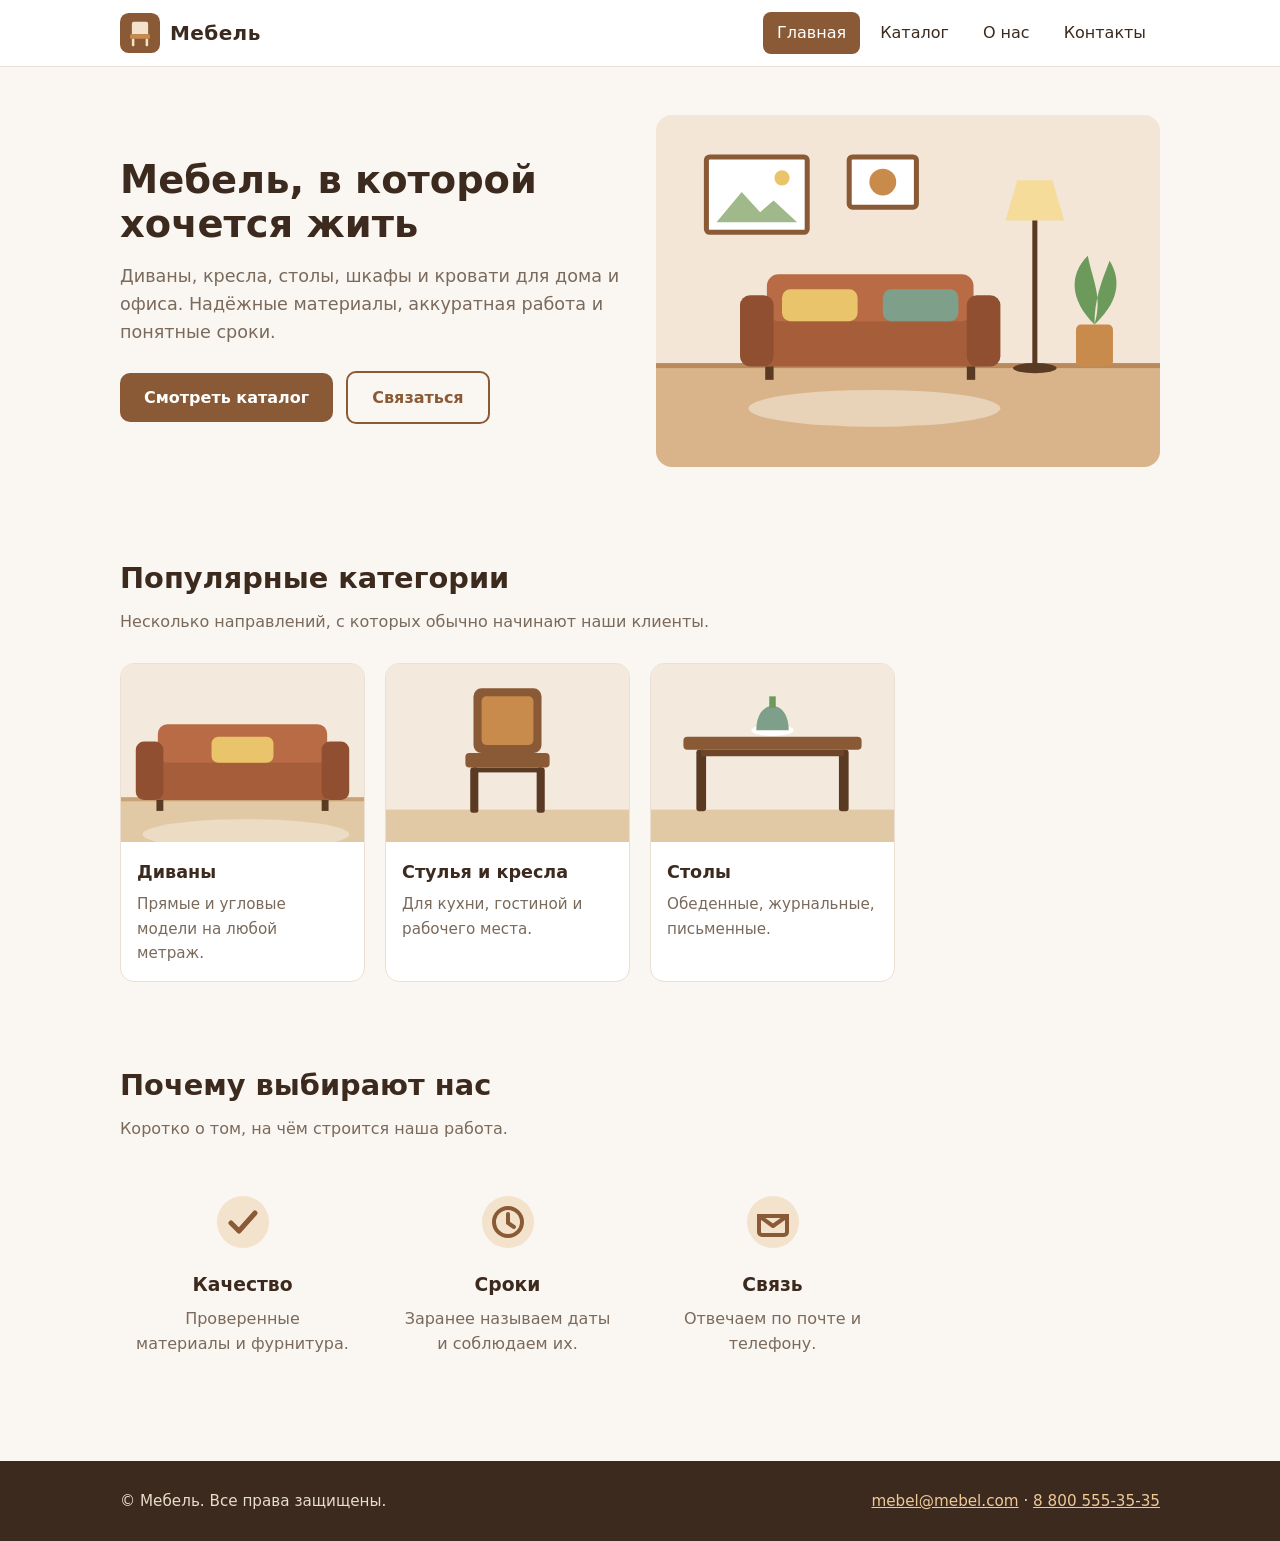
<file: index.html>
<!DOCTYPE html>
<html lang="ru">
<head>
<meta charset="utf-8">
<meta name="viewport" content="width=device-width, initial-scale=1">
<title>Мебель — удобная мебель для дома и офиса</title>
<meta name="description" content="Мебель для дома и офиса: диваны, кресла, столы, шкафы, кровати. Связь: mebel@mebel.com, 8 800 555-35-35.">
<link rel="icon" type="image/svg+xml" href="logo.svg">
<link rel="stylesheet" href="style.css">
</head>
<body>
<header>
  <div class="wrap bar">
    <a class="brand" href="index.html"><img src="logo.svg" alt="" width="40" height="40">Мебель</a>
    <nav>
      <a class="active" href="index.html">Главная</a>
      <a href="catalog.html">Каталог</a>
      <a href="about.html">О нас</a>
      <a href="contacts.html">Контакты</a>
    </nav>
  </div>
</header>

<main>
  <div class="hero">
    <div class="wrap">
      <div>
        <h1>Мебель, в которой хочется жить</h1>
        <p>Диваны, кресла, столы, шкафы и кровати для дома и офиса. Надёжные материалы, аккуратная работа и понятные сроки.</p>
        <a class="btn" href="catalog.html">Смотреть каталог</a>
        <a class="btn ghost" href="contacts.html">Связаться</a>
      </div>
      <img src="hero.svg" alt="Уютная гостиная с диваном и торшером" width="600" height="420">
    </div>
  </div>

  <section>
    <div class="wrap">
      <h2>Популярные категории</h2>
      <p class="lead">Несколько направлений, с которых обычно начинают наши клиенты.</p>
      <div class="grid">
        <div class="card"><img src="sofa.svg" alt="Диван" width="300" height="220" loading="lazy"><div><h3>Диваны</h3><p>Прямые и угловые модели на любой метраж.</p></div></div>
        <div class="card"><img src="chair.svg" alt="Стул" width="300" height="220" loading="lazy"><div><h3>Стулья и кресла</h3><p>Для кухни, гостиной и рабочего места.</p></div></div>
        <div class="card"><img src="table.svg" alt="Стол" width="300" height="220" loading="lazy"><div><h3>Столы</h3><p>Обеденные, журнальные, письменные.</p></div></div>
      </div>
    </div>
  </section>

  <section>
    <div class="wrap">
      <h2>Почему выбирают нас</h2>
      <p class="lead">Коротко о том, на чём строится наша работа.</p>
      <div class="grid features-3">
        <div class="feature">
          <svg viewBox="0 0 56 56" aria-hidden="true"><circle cx="28" cy="28" r="26" fill="#f3e2cc"/><path d="M16 29l8 8 16-18" fill="none" stroke="#8a5a36" stroke-width="5" stroke-linecap="round" stroke-linejoin="round"/></svg>
          <h3>Качество</h3><p>Проверенные материалы и фурнитура.</p>
        </div>
        <div class="feature">
          <svg viewBox="0 0 56 56" aria-hidden="true"><circle cx="28" cy="28" r="26" fill="#f3e2cc"/><circle cx="28" cy="28" r="14" fill="none" stroke="#8a5a36" stroke-width="4"/><path d="M28 20v9l6 4" fill="none" stroke="#8a5a36" stroke-width="4" stroke-linecap="round"/></svg>
          <h3>Сроки</h3><p>Заранее называем даты и соблюдаем их.</p>
        </div>
        <div class="feature">
          <svg viewBox="0 0 56 56" aria-hidden="true"><circle cx="28" cy="28" r="26" fill="#f3e2cc"/><path d="M14 22h28v16a3 3 0 0 1-3 3H17a3 3 0 0 1-3-3z" fill="none" stroke="#8a5a36" stroke-width="4"/><path d="M14 22l14 10 14-10" fill="none" stroke="#8a5a36" stroke-width="4" stroke-linejoin="round"/></svg>
          <h3>Связь</h3><p>Отвечаем по почте и телефону.</p>
        </div>
      </div>
    </div>
  </section>
</main>

<footer>
  <div class="wrap">
    <div>© Мебель. Все права защищены.</div>
    <div><a href="mailto:mebel@mebel.com">mebel@mebel.com</a> · <a href="tel:88005553535">8 800 555-35-35</a></div>
  </div>
</footer>
</body>
</html>
</file>
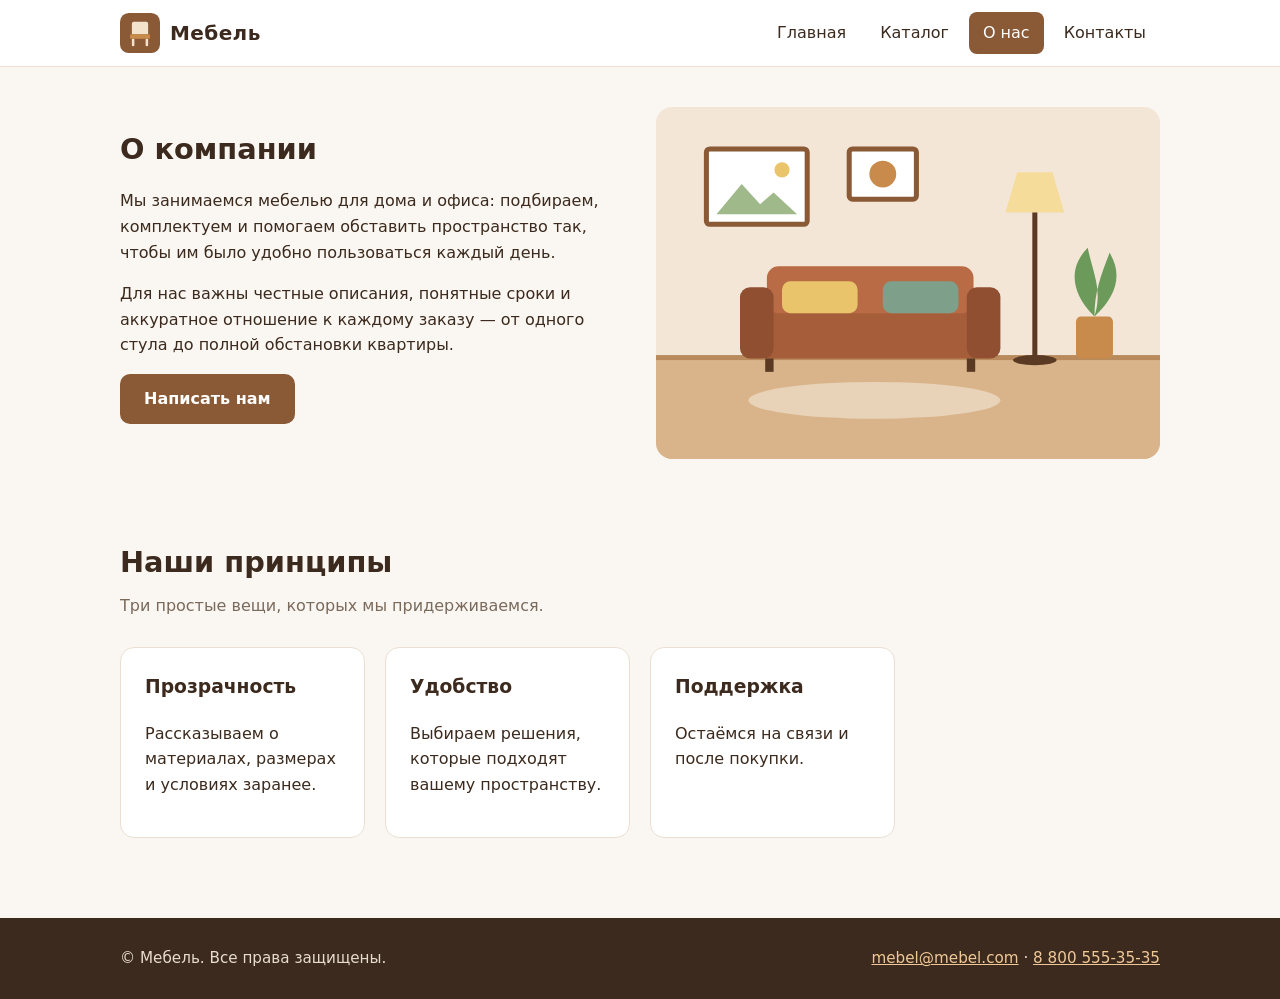
<file: about.html>
<!DOCTYPE html>
<html lang="ru">
<head>
<meta charset="utf-8">
<meta name="viewport" content="width=device-width, initial-scale=1">
<title>О нас — Мебель</title>
<meta name="description" content="О компании Мебель: как мы работаем и что для нас важно.">
<link rel="icon" type="image/svg+xml" href="logo.svg">
<link rel="stylesheet" href="style.css">
</head>
<body>
<header>
  <div class="wrap bar">
    <a class="brand" href="index.html"><img src="logo.svg" alt="" width="40" height="40">Мебель</a>
    <nav>
      <a href="index.html">Главная</a>
      <a href="catalog.html">Каталог</a>
      <a class="active" href="about.html">О нас</a>
      <a href="contacts.html">Контакты</a>
    </nav>
  </div>
</header>

<main>
  <section>
    <div class="wrap two">
      <div>
        <h2>О компании</h2>
        <p>Мы занимаемся мебелью для дома и офиса: подбираем, комплектуем и помогаем обставить пространство так, чтобы им было удобно пользоваться каждый день.</p>
        <p>Для нас важны честные описания, понятные сроки и аккуратное отношение к каждому заказу — от одного стула до полной обстановки квартиры.</p>
        <p><a class="btn" href="contacts.html">Написать нам</a></p>
      </div>
      <img src="hero.svg" alt="Интерьер с диваном" width="600" height="420" style="border-radius:16px">
    </div>
  </section>

  <section>
    <div class="wrap">
      <h2>Наши принципы</h2>
      <p class="lead">Три простые вещи, которых мы придерживаемся.</p>
      <div class="grid features-3">
        <div class="box"><h3>Прозрачность</h3><p>Рассказываем о материалах, размерах и условиях заранее.</p></div>
        <div class="box"><h3>Удобство</h3><p>Выбираем решения, которые подходят вашему пространству.</p></div>
        <div class="box"><h3>Поддержка</h3><p>Остаёмся на связи и после покупки.</p></div>
      </div>
    </div>
  </section>
</main>

<footer>
  <div class="wrap">
    <div>© Мебель. Все права защищены.</div>
    <div><a href="mailto:mebel@mebel.com">mebel@mebel.com</a> · <a href="tel:88005553535">8 800 555-35-35</a></div>
  </div>
</footer>
</body>
</html>
</file>
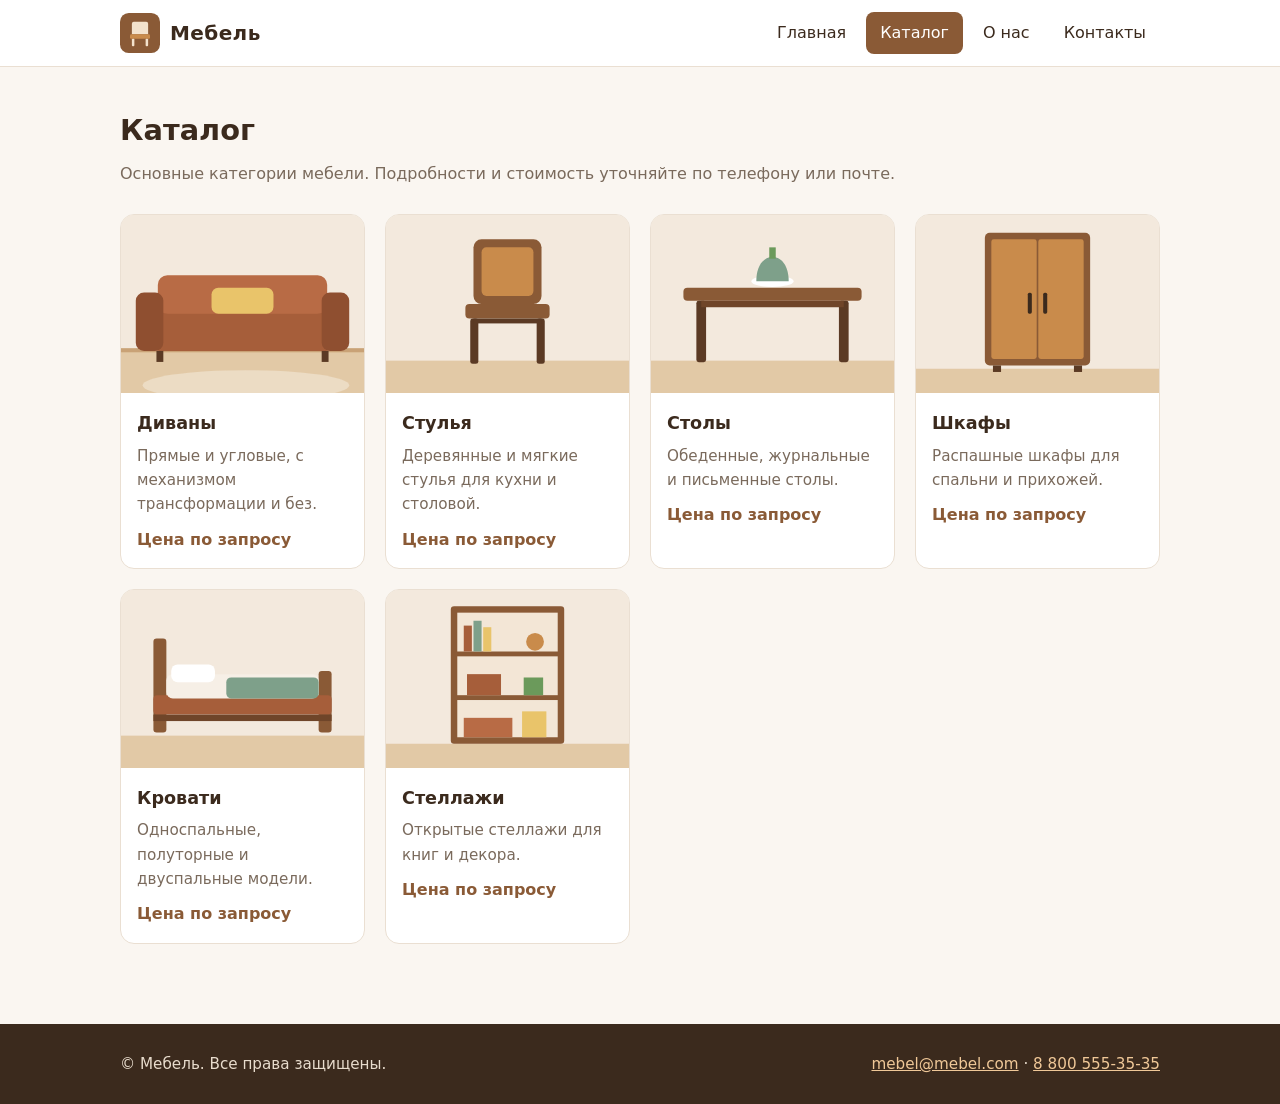
<file: catalog.html>
<!DOCTYPE html>
<html lang="ru">
<head>
<meta charset="utf-8">
<meta name="viewport" content="width=device-width, initial-scale=1">
<title>Каталог — Мебель</title>
<meta name="description" content="Каталог мебели: диваны, стулья, столы, шкафы, кровати, стеллажи.">
<link rel="icon" type="image/svg+xml" href="logo.svg">
<link rel="stylesheet" href="style.css">
</head>
<body>
<header>
  <div class="wrap bar">
    <a class="brand" href="index.html"><img src="logo.svg" alt="" width="40" height="40">Мебель</a>
    <nav>
      <a href="index.html">Главная</a>
      <a class="active" href="catalog.html">Каталог</a>
      <a href="about.html">О нас</a>
      <a href="contacts.html">Контакты</a>
    </nav>
  </div>
</header>

<main>
  <div class="wrap page-title">
    <h2>Каталог</h2>
    <p class="lead">Основные категории мебели. Подробности и стоимость уточняйте по телефону или почте.</p>
  </div>
  <section style="padding-top:0">
    <div class="wrap">
      <div class="grid">
        <div class="card"><img src="sofa.svg" alt="Диван" width="300" height="220" loading="lazy"><div><h3>Диваны</h3><p>Прямые и угловые, с механизмом трансформации и без.</p><span class="price">Цена по запросу</span></div></div>
        <div class="card"><img src="chair.svg" alt="Стул" width="300" height="220" loading="lazy"><div><h3>Стулья</h3><p>Деревянные и мягкие стулья для кухни и столовой.</p><span class="price">Цена по запросу</span></div></div>
        <div class="card"><img src="table.svg" alt="Стол" width="300" height="220" loading="lazy"><div><h3>Столы</h3><p>Обеденные, журнальные и письменные столы.</p><span class="price">Цена по запросу</span></div></div>
        <div class="card"><img src="wardrobe.svg" alt="Шкаф" width="300" height="220" loading="lazy"><div><h3>Шкафы</h3><p>Распашные шкафы для спальни и прихожей.</p><span class="price">Цена по запросу</span></div></div>
        <div class="card"><img src="bed.svg" alt="Кровать" width="300" height="220" loading="lazy"><div><h3>Кровати</h3><p>Односпальные, полуторные и двуспальные модели.</p><span class="price">Цена по запросу</span></div></div>
        <div class="card"><img src="shelf.svg" alt="Стеллаж" width="300" height="220" loading="lazy"><div><h3>Стеллажи</h3><p>Открытые стеллажи для книг и декора.</p><span class="price">Цена по запросу</span></div></div>
      </div>
    </div>
  </section>
</main>

<footer>
  <div class="wrap">
    <div>© Мебель. Все права защищены.</div>
    <div><a href="mailto:mebel@mebel.com">mebel@mebel.com</a> · <a href="tel:88005553535">8 800 555-35-35</a></div>
  </div>
</footer>
</body>
</html>
</file>
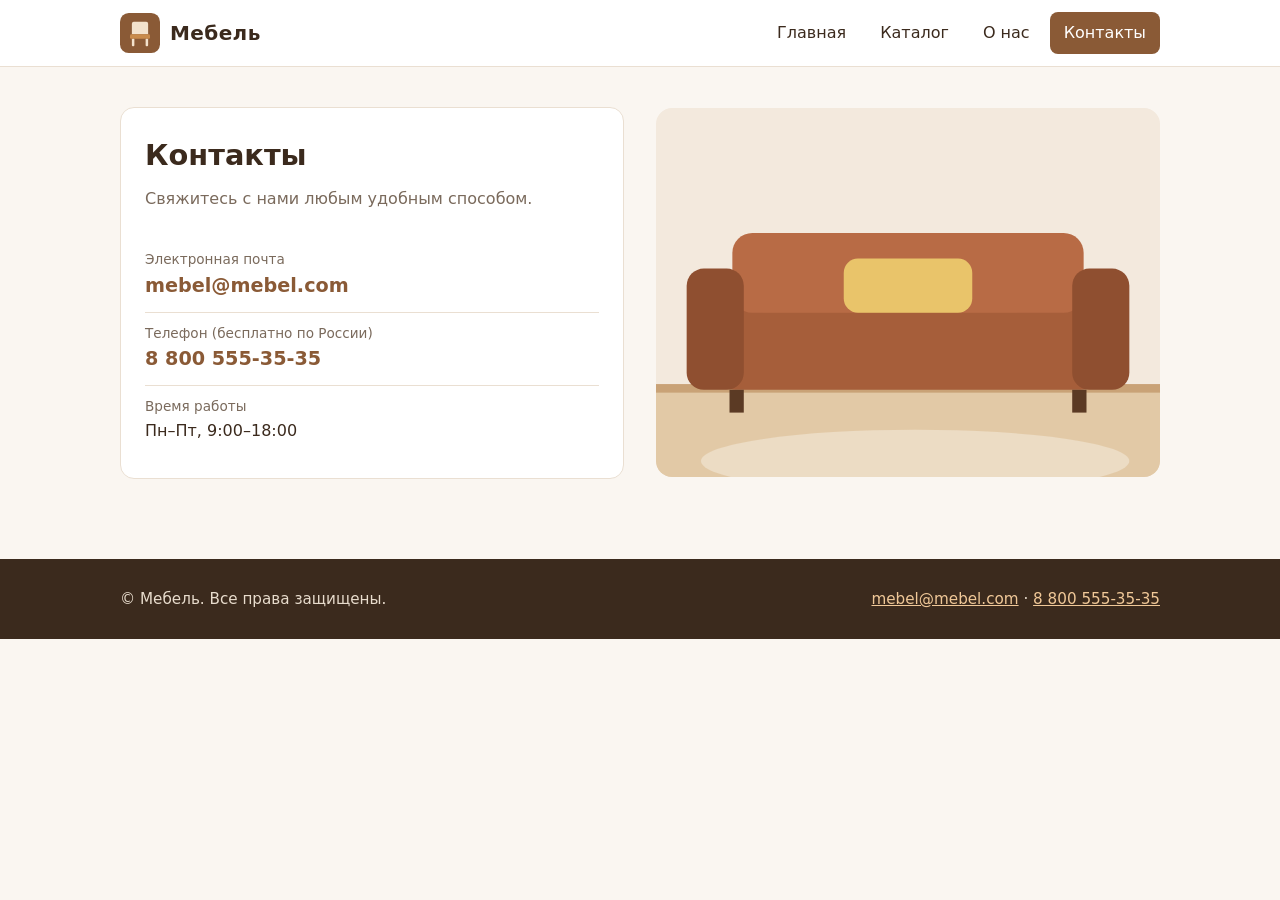
<file: contacts.html>
<!DOCTYPE html>
<html lang="ru">
<head>
<meta charset="utf-8">
<meta name="viewport" content="width=device-width, initial-scale=1">
<title>Контакты — Мебель</title>
<meta name="description" content="Контакты: mebel@mebel.com, 8 800 555-35-35.">
<link rel="icon" type="image/svg+xml" href="logo.svg">
<link rel="stylesheet" href="style.css">
</head>
<body>
<header>
  <div class="wrap bar">
    <a class="brand" href="index.html"><img src="logo.svg" alt="" width="40" height="40">Мебель</a>
    <nav>
      <a href="index.html">Главная</a>
      <a href="catalog.html">Каталог</a>
      <a href="about.html">О нас</a>
      <a class="active" href="contacts.html">Контакты</a>
    </nav>
  </div>
</header>

<main>
  <section>
    <div class="wrap two">
      <div class="box">
        <h2>Контакты</h2>
        <p class="lead">Свяжитесь с нами любым удобным способом.</p>
        <ul class="contact-list">
          <li><span>Электронная почта</span><a href="mailto:mebel@mebel.com">mebel@mebel.com</a></li>
          <li><span>Телефон (бесплатно по России)</span><a href="tel:88005553535">8 800 555-35-35</a></li>
          <li><span>Время работы</span>Пн–Пт, 9:00–18:00</li>
        </ul>
      </div>
      <img src="sofa.svg" alt="Диван" width="300" height="220" style="border-radius:16px">
    </div>
  </section>
</main>

<footer>
  <div class="wrap">
    <div>© Мебель. Все права защищены.</div>
    <div><a href="mailto:mebel@mebel.com">mebel@mebel.com</a> · <a href="tel:88005553535">8 800 555-35-35</a></div>
  </div>
</footer>
</body>
</html>
</file>
<file: style.css>
:root{--bg:#faf6f1;--wood:#8a5a36;--dark:#3b2a1d;--accent:#c98b4b;--card:#fff;--line:#eadfd2;--muted:#7a6a5c}
*{box-sizing:border-box}
html{scroll-behavior:smooth}
body{margin:0;font-family:system-ui,-apple-system,"Segoe UI",Roboto,Arial,sans-serif;background:var(--bg);color:var(--dark);line-height:1.6}
img{max-width:100%;height:auto;display:block}
a{color:var(--wood)}
.wrap{max-width:1080px;margin:0 auto;padding:0 20px}

header{background:#fff;border-bottom:1px solid var(--line);position:sticky;top:0;z-index:10}
.bar{display:flex;align-items:center;justify-content:space-between;gap:8px 16px;padding:12px 20px;flex-wrap:wrap}
.brand{display:flex;align-items:center;gap:10px;text-decoration:none;color:var(--dark);font-weight:700;font-size:1.25rem;letter-spacing:.02em}
.brand img{width:40px;height:40px}
nav{display:flex;gap:6px;flex-wrap:wrap}
nav a{text-decoration:none;color:var(--dark);padding:8px 14px;border-radius:8px;font-weight:500}
nav a:hover{background:var(--bg)}
nav a.active{background:var(--wood);color:#fff}

.hero{padding:48px 0}
.hero .wrap{display:grid;grid-template-columns:1fr 1fr;gap:32px;align-items:center}
.hero h1{font-size:2.4rem;line-height:1.15;margin:0 0 16px}
.hero p{color:var(--muted);font-size:1.1rem;margin:0 0 24px}
.btn{display:inline-block;background:var(--wood);color:#fff;text-decoration:none;padding:12px 24px;border-radius:10px;font-weight:600}
.btn:hover{background:var(--dark)}
.btn.ghost{background:transparent;color:var(--wood);border:2px solid var(--wood);margin-left:8px}
.btn.ghost:hover{background:var(--wood);color:#fff}
.hero img{border-radius:16px}

section{padding:40px 0}
h2{font-size:1.8rem;margin:0 0 8px}
.lead{color:var(--muted);margin:0 0 28px}
.grid{display:grid;grid-template-columns:repeat(auto-fill,minmax(230px,1fr));gap:20px}
.card{background:var(--card);border:1px solid var(--line);border-radius:14px;overflow:hidden}
.card img{width:100%;background:#f3e9dd}
.card div{padding:16px}
.card h3{margin:0 0 6px;font-size:1.1rem}
.card p{margin:0;color:var(--muted);font-size:.95rem}
.price{display:block;margin-top:10px;font-weight:600;color:var(--wood)}

.feature{text-align:center;padding:24px 16px}
.feature svg{width:56px;height:56px;margin:0 auto 12px}
.feature h3{margin:0 0 6px}
.feature p{margin:0;color:var(--muted)}

.page-title{padding:40px 20px 0}
.two{display:grid;grid-template-columns:1fr 1fr;gap:32px;align-items:center}
.two img{width:100%;height:auto}
.hero img{width:100%}
.box{background:var(--card);border:1px solid var(--line);border-radius:14px;padding:24px}
.box h3{margin-top:0}
.contact-list{list-style:none;padding:0;margin:0}
.contact-list li{padding:10px 0;border-bottom:1px solid var(--line)}
.contact-list li:last-child{border:0}
.contact-list span{display:block;color:var(--muted);font-size:.85rem}
.contact-list a{font-size:1.2rem;font-weight:600;text-decoration:none}

footer{background:var(--dark);color:#e8dccd;margin-top:40px;padding:28px 0;font-size:.95rem}
footer .wrap{display:flex;justify-content:space-between;gap:16px;flex-wrap:wrap}
footer a{color:#f0c898}

@media(max-width:720px){
header{position:static}
.brand{font-size:1.15rem}
.brand img{width:34px;height:34px}
nav{width:100%;justify-content:space-between;gap:2px}
nav a{flex:1;text-align:center;padding:9px 4px;font-size:.95rem}
.hero{padding:24px 0}
.hero .wrap,.two{grid-template-columns:1fr;gap:20px}
.hero h1{font-size:1.7rem}
.hero p{font-size:1rem}
.btn{display:block;text-align:center}
.btn.ghost{margin:10px 0 0}
section{padding:28px 0}
h2{font-size:1.5rem}
.lead{margin-bottom:20px}
.grid{grid-template-columns:repeat(2,1fr);gap:12px}
.card div{padding:12px}
.card h3{font-size:1rem}
.card p{font-size:.85rem}
.feature{padding:12px 4px}
.feature svg{width:44px;height:44px}
.feature h3{font-size:1rem}
.feature p{font-size:.85rem}
.box{padding:18px}
.contact-list a{font-size:1.1rem}
footer .wrap{flex-direction:column;gap:8px}
.page-title{padding-top:24px}
.grid .card:last-child:nth-child(odd){grid-column:1/-1}
}
@media(max-width:720px){.features-3{grid-template-columns:1fr}}
</file>
